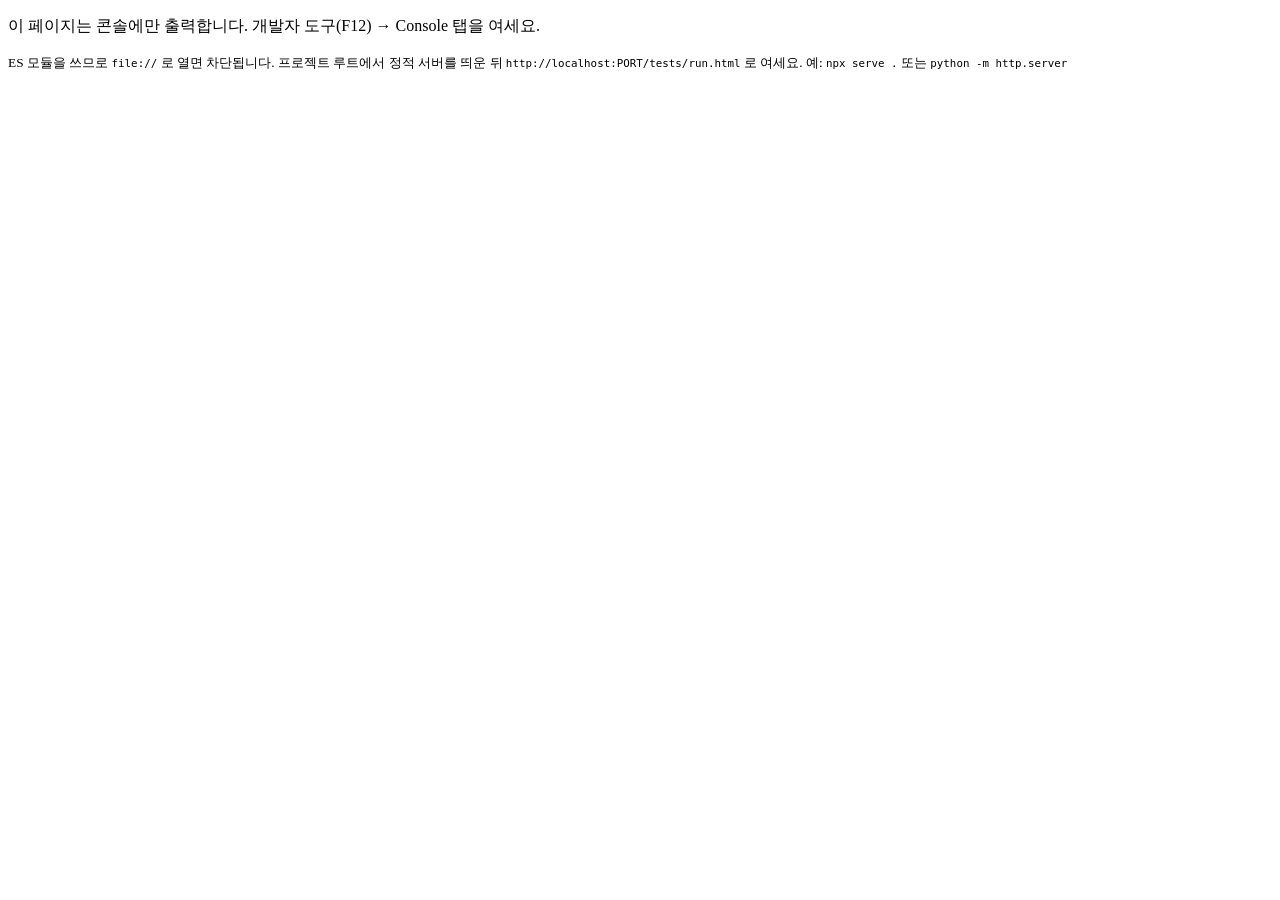
<file: tests/run.html>
<!DOCTYPE html>
<html lang="ko">
<head>
<meta charset="utf-8">
<title>NeuralViz 엔진 검증</title>
</head>
<body>
<p>이 페이지는 콘솔에만 출력합니다. 개발자 도구(F12) → Console 탭을 여세요.</p>
<p><small>ES 모듈을 쓰므로 <code>file://</code> 로 열면 차단됩니다. 프로젝트 루트에서 정적 서버를 띄운 뒤
<code>http://localhost:PORT/tests/run.html</code> 로 여세요. 예: <code>npx serve .</code> 또는 <code>python -m http.server</code></small></p>

<script type="module">
import { Network } from '../src/network.js';
import { generate } from '../src/data.js';
import { checkGradients } from '../src/gradcheck.js';

// ── 설정 ─────────────────────────────────────────────────────────────
const TOL = 1e-7;        // 그래디언트 체킹 통과 기준
const EPSILON = 1e-4;    // 중앙 차분 폭
const COUNT = 200;       // 표본 수
const NOISE = 0.05;      // 좌표 잡음 표준편차
const DATA_SEED = 7;     // 데이터 시드 (재현용)
const NET_SEED = 3;      // 가중치 초기화 시드 (재현용)
const EPOCHS = 2000;
const LR = 0.5;

// ── 도우미 ───────────────────────────────────────────────────────────
const e3 = (x) => x.toExponential(3);
const pct = (x) => (x * 100).toFixed(1) + '%';
const mark = (ok) => (ok ? '통과' : '실패');

function accuracy(net, X, Y) {
  const A = net.predict(X);
  let ok = 0;
  for (let j = 0; j < A[0].length; j++) if ((A[0][j] >= 0.5 ? 1 : 0) === Y[0][j]) ok++;
  return ok / A[0].length;
}

/** 전체 배치 경사하강. 반환값은 마지막 갱신 직후의 손실. */
function train(net, X, Y, epochs, lr, logEvery = 0) {
  for (let epoch = 1; epoch <= epochs; epoch++) {
    const cache = net.forward(X);
    net.step(net.backward(cache, Y), lr);
    if (logEvery && (epoch % logEvery === 0 || epoch === 1)) {
      console.log(`      epoch ${String(epoch).padStart(4)} : loss ${net.loss(cache.output, Y).toFixed(4)}`);
    }
  }
  return net.loss(net.predict(X), Y);
}

/**
 * ReLU는 z=0에서 미분이 꺾인다. 어떤 표본의 z가 0에 너무 가까우면
 * (J(θ+ε) − J(θ−ε)) / 2ε 가 꺾임을 가로질러 버려서 수치 미분 자체가 무의미해진다.
 * 파라미터 하나를 ε 만큼 흔들었을 때 z가 움직이는 최대 폭(= 도달 반경)과
 * 실제 min|z|(= 꺾임까지의 거리)를 비교해 검사 지점이 안전한지 판단한다.
 */
function kinkInfo(net, X, epsilon) {
  const { A, Z } = net.forward(X);
  let margin = Infinity;
  for (let l = 0; l < Z.length - 1; l++) {          // 은닉층만 (출력층은 시그모이드라 꺾임 없음)
    for (const row of Z[l]) for (const v of row) margin = Math.min(margin, Math.abs(v));
  }
  let maxA = 1;                                      // 편향 섭동의 반경은 ε 이므로 하한 1
  for (let l = 0; l < A.length - 1; l++) {
    for (const row of A[l]) for (const v of row) maxA = Math.max(maxA, Math.abs(v));
  }
  const reach = epsilon * maxA;
  return { margin, reach, safe: margin > reach };
}

/** 꺾임에 걸리지 않는 초기화 시드를 찾는다. */
function findKinkSafeSeed(layerSizes, act, X, epsilon, maxSeeds = 200) {
  for (let seed = 1; seed <= maxSeeds; seed++) {
    const net = new Network(layerSizes, act, { seed });
    const info = kinkInfo(net, X, epsilon);
    if (info.safe) return { seed, net, info };
  }
  return null;
}

// ── 검증 시작 ────────────────────────────────────────────────────────
console.log('═══ NeuralViz 엔진 검증 ═══');
console.log(`데이터: xor ${COUNT}개, noise=${NOISE}, seed=${DATA_SEED} / 학습: ${EPOCHS} epoch, lr=${LR}`);

const { X, Y } = generate('xor', COUNT, NOISE, DATA_SEED);
const results = [];

// [1] tanh 그래디언트 체킹
console.log('\n[1] 그래디언트 체킹 — [2,4,4,1] tanh + xor 200개');
{
  const net = new Network([2, 4, 4, 1], 'tanh', { seed: NET_SEED });
  const r = checkGradients(net, X, Y, EPSILON);
  console.log(`    파라미터 ${net.parameterCount}개, 상대오차 ${e3(r.relativeError)} (기준 < ${e3(TOL)})`);
  console.log(`    가장 어긋난 성분 #${r.worstIndex}: 해석 ${e3(r.analytic[r.worstIndex])} vs 수치 ${e3(r.numeric[r.worstIndex])}`);
  console.log(`    → ${mark(r.passed)}`);
  results.push(['1. tanh 그래디언트 체킹', r.passed]);
}

// [2] relu / sigmoid 그래디언트 체킹
console.log('\n[2] 그래디언트 체킹 — relu / sigmoid 은닉 활성화');
for (const act of ['relu', 'sigmoid']) {
  let net = new Network([2, 4, 4, 1], act, { seed: NET_SEED });
  let seedUsed = NET_SEED;
  const info = kinkInfo(net, X, EPSILON);

  if (act === 'relu' && !info.safe) {
    // 죽은 ReLU 유닛이 z=0에 정확히 얹히면 수치 미분이 성립하지 않는다.
    // 해석적 기울기의 문제가 아니라 검사 지점의 문제이므로, 꺾임 없는 지점에서 검사한다.
    console.log(`    relu: 시드 ${NET_SEED} 지점은 꺾임에 걸림 — min|z| ${e3(info.margin)} ≤ 섭동 반경 ${e3(info.reach)}`);
    const found = findKinkSafeSeed([2, 4, 4, 1], act, X, EPSILON);
    if (!found) {
      console.log('    relu: 꺾임 없는 초기화를 찾지 못함 → 검사 불가');
      results.push(['2. relu 그래디언트 체킹', false]);
      continue;
    }
    net = found.net;
    seedUsed = found.seed;
    console.log(`    relu: 꺾임 없는 시드 ${seedUsed} 로 재검사 — min|z| ${e3(found.info.margin)} > 반경 ${e3(found.info.reach)}`);
  }

  const r = checkGradients(net, X, Y, EPSILON);
  console.log(`    ${act.padEnd(7)} (seed ${seedUsed}) 상대오차 ${e3(r.relativeError)} → ${mark(r.passed)}`);
  results.push([`2. ${act} 그래디언트 체킹`, r.passed]);
}

// [3] 은닉층 없는 [2,1] 은 xor 를 못 푼다
console.log('\n[3] 은닉층 없는 [2,1] 망으로 xor 학습 — 손실이 0.69 근처에 머무는지');
{
  const net = new Network([2, 1], 'tanh', { seed: NET_SEED });
  const before = net.loss(net.predict(X), Y);
  const after = train(net, X, Y, EPOCHS, LR);
  const acc = accuracy(net, X, Y);
  // ln 2 ≈ 0.693 — 항상 0.5를 찍는 것과 다름없는 손실
  const stuck = after > 0.6 && Math.abs(after - Math.LN2) < 0.1;
  console.log(`    학습 전 ${before.toFixed(4)} → ${EPOCHS} epoch 후 ${after.toFixed(4)} (ln2 = ${Math.LN2.toFixed(4)}), 정확도 ${pct(acc)}`);
  console.log(`    → 선형 결정경계로는 xor 를 못 가름. ${mark(stuck)}`);
  results.push(['3. [2,1] 망은 xor 학습 실패', stuck]);
}

// [4] [2,4,4,1] 은 xor 를 푼다
console.log(`\n[4] [2,4,4,1] tanh 망으로 xor 학습 — ${EPOCHS} epoch, lr=${LR}`);
{
  const net = new Network([2, 4, 4, 1], 'tanh', { seed: NET_SEED });
  const t0 = performance.now();
  const loss = train(net, X, Y, EPOCHS, LR, 500);
  const ms = performance.now() - t0;
  const acc = accuracy(net, X, Y);
  const ok = loss < 0.1 && acc >= 0.95;
  console.log(`    최종 손실 ${loss.toFixed(4)} (기준 < 0.1), 정확도 ${pct(acc)} (기준 ≥ 95%), ${ms.toFixed(0)}ms`);
  console.log(`    → ${mark(ok)}`);
  results.push(['4. [2,4,4,1] 망은 xor 학습 성공', ok]);
}

// ── 요약 ─────────────────────────────────────────────────────────────
const passed = results.filter(([, ok]) => ok).length;
console.log(`\n═══ 요약: ${passed}/${results.length} 통과 ═══`);
for (const [name, ok] of results) console.log(`  ${ok ? '✔' : '✘'} ${name}`);
if (passed !== results.length) console.error('실패한 검증이 있습니다.');
</script>
</body>
</html>
</file>
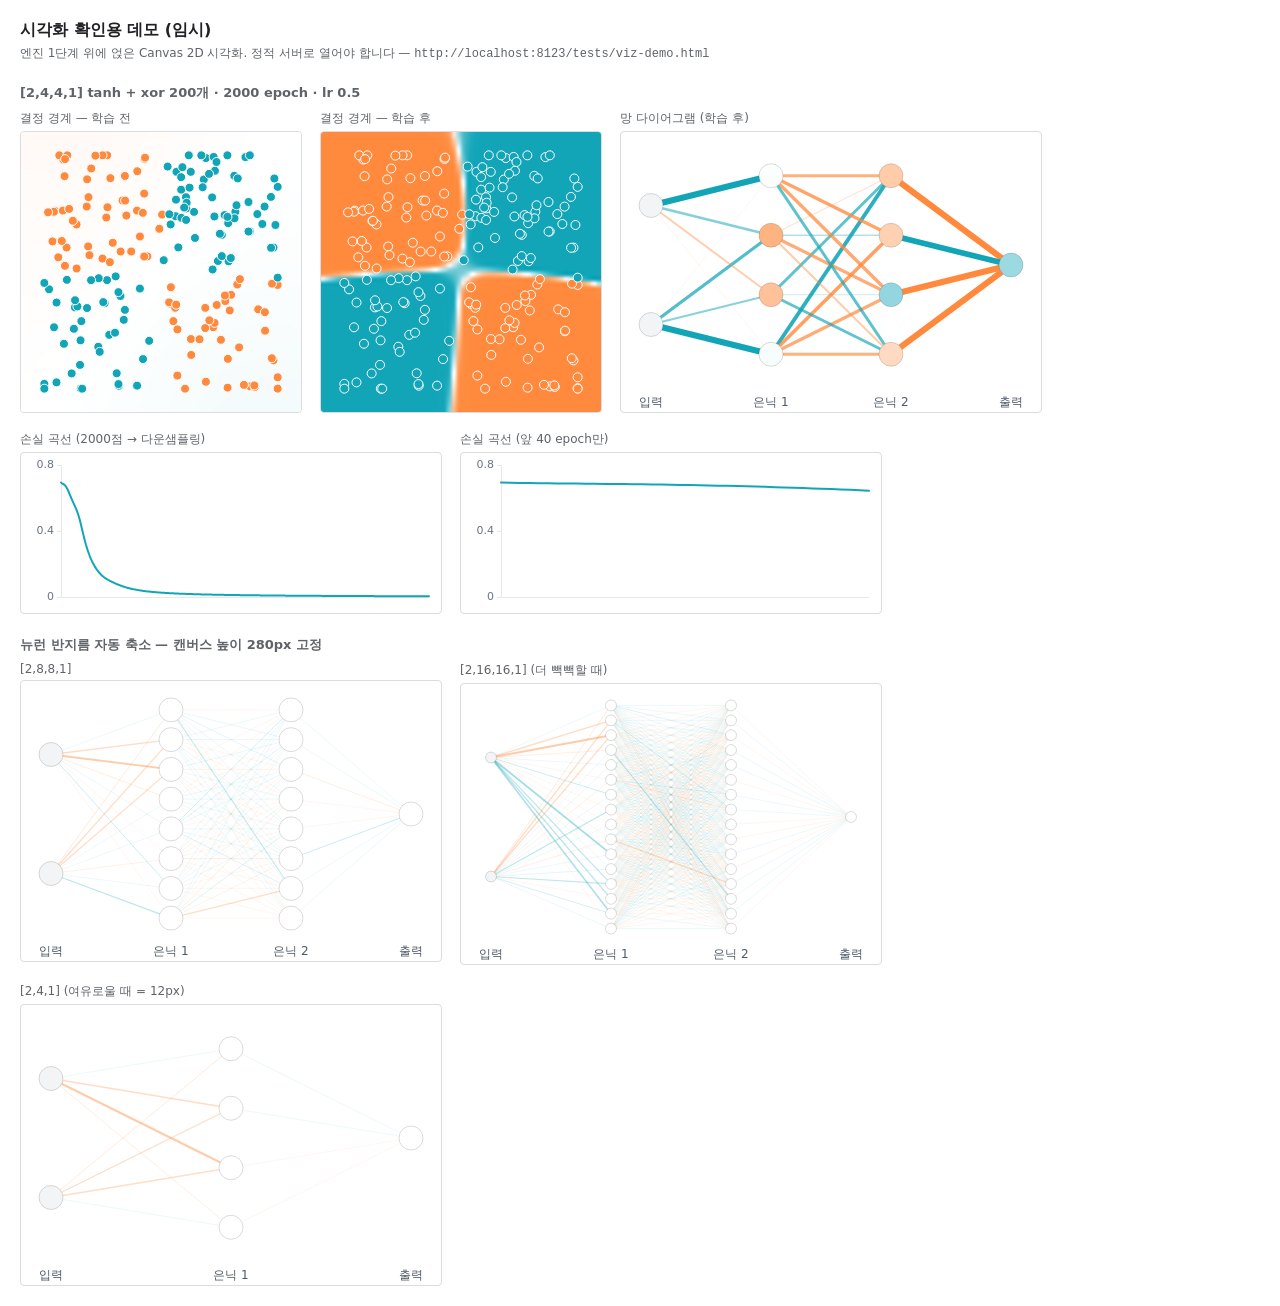
<file: tests/viz-demo.html>
<!DOCTYPE html>
<html lang="ko">
<head>
<meta charset="utf-8">
<title>NeuralViz 시각화 확인용 데모</title>
<style>
  body { font: 14px system-ui, -apple-system, "Malgun Gothic", sans-serif; color: #202124; margin: 20px; background: #fff; }
  h1 { font-size: 16px; margin: 0 0 4px; }
  h2 { font-size: 13px; font-weight: 600; color: #5f6368; margin: 22px 0 8px; }
  .row { display: flex; gap: 18px; align-items: flex-start; flex-wrap: wrap; }
  figure { margin: 0; }
  figcaption { font-size: 12px; color: #5f6368; margin-bottom: 4px; }
  canvas { border: 1px solid #dadce0; border-radius: 4px; display: block; }
  p.note { font-size: 12px; color: #5f6368; margin: 4px 0 0; }
</style>
</head>
<body>
<h1>시각화 확인용 데모 (임시)</h1>
<p class="note">엔진 1단계 위에 얹은 Canvas 2D 시각화. 정적 서버로 열어야 합니다 — <code>http://localhost:8123/tests/viz-demo.html</code></p>

<h2>[2,4,4,1] tanh + xor 200개 · 2000 epoch · lr 0.5</h2>
<div class="row">
  <figure><figcaption>결정 경계 — 학습 전</figcaption><canvas id="b-before" width="280" height="280"></canvas></figure>
  <figure><figcaption>결정 경계 — 학습 후</figcaption><canvas id="b-after" width="280" height="280"></canvas></figure>
  <figure><figcaption>망 다이어그램 (학습 후)</figcaption><canvas id="net-441" width="420" height="280"></canvas></figure>
</div>
<div class="row" style="margin-top:18px">
  <figure><figcaption>손실 곡선 (2000점 → 다운샘플링)</figcaption><canvas id="loss" width="420" height="160"></canvas></figure>
  <figure><figcaption>손실 곡선 (앞 40 epoch만)</figcaption><canvas id="loss-short" width="420" height="160"></canvas></figure>
</div>

<h2>뉴런 반지름 자동 축소 — 캔버스 높이 280px 고정</h2>
<div class="row">
  <figure><figcaption>[2,8,8,1]</figcaption><canvas id="net-881" width="420" height="280"></canvas></figure>
  <figure><figcaption>[2,16,16,1] (더 빽빽할 때)</figcaption><canvas id="net-16" width="420" height="280"></canvas></figure>
  <figure><figcaption>[2,4,1] (여유로울 때 = 12px)</figcaption><canvas id="net-241" width="420" height="280"></canvas></figure>
</div>

<script type="module">
import { Network } from '../src/network.js';
import { generate } from '../src/data.js';
import { drawBoundary } from '../src/viz-boundary.js';
import { drawNetwork } from '../src/viz-network.js';
import { drawLoss } from '../src/viz-loss.js';

const $ = (id) => document.getElementById(id);
const data = generate('xor', 200, 0.05, 7);
const net = new Network([2, 4, 4, 1], 'tanh', { seed: 3 });

// 학습 전 상태부터 그려 둔다
drawBoundary($('b-before'), net, data);

const history = [];
for (let epoch = 0; epoch < 2000; epoch++) {
  const cache = net.forward(data.X);
  history.push(net.loss(cache.output, data.Y));
  net.step(net.backward(cache, data.Y), 0.5);
}

drawBoundary($('b-after'), net, data);
drawNetwork($('net-441'), net);
drawLoss($('loss'), history);
drawLoss($('loss-short'), history.slice(0, 40));

// 반지름 자동 축소 확인용 — 학습은 하지 않고 초기 가중치만 본다
drawNetwork($('net-881'), new Network([2, 8, 8, 1], 'tanh', { seed: 5 }));
drawNetwork($('net-16'), new Network([2, 16, 16, 1], 'tanh', { seed: 5 }));
drawNetwork($('net-241'), new Network([2, 4, 1], 'tanh', { seed: 5 }));

console.log(`학습 후 손실 ${history[history.length - 1].toFixed(4)} → 최종 ${net.loss(net.predict(data.X), data.Y).toFixed(4)}`);
console.log('그리기 완료: 결정경계 2, 망 4, 손실곡선 2');
</script>
</body>
</html>
</file>
